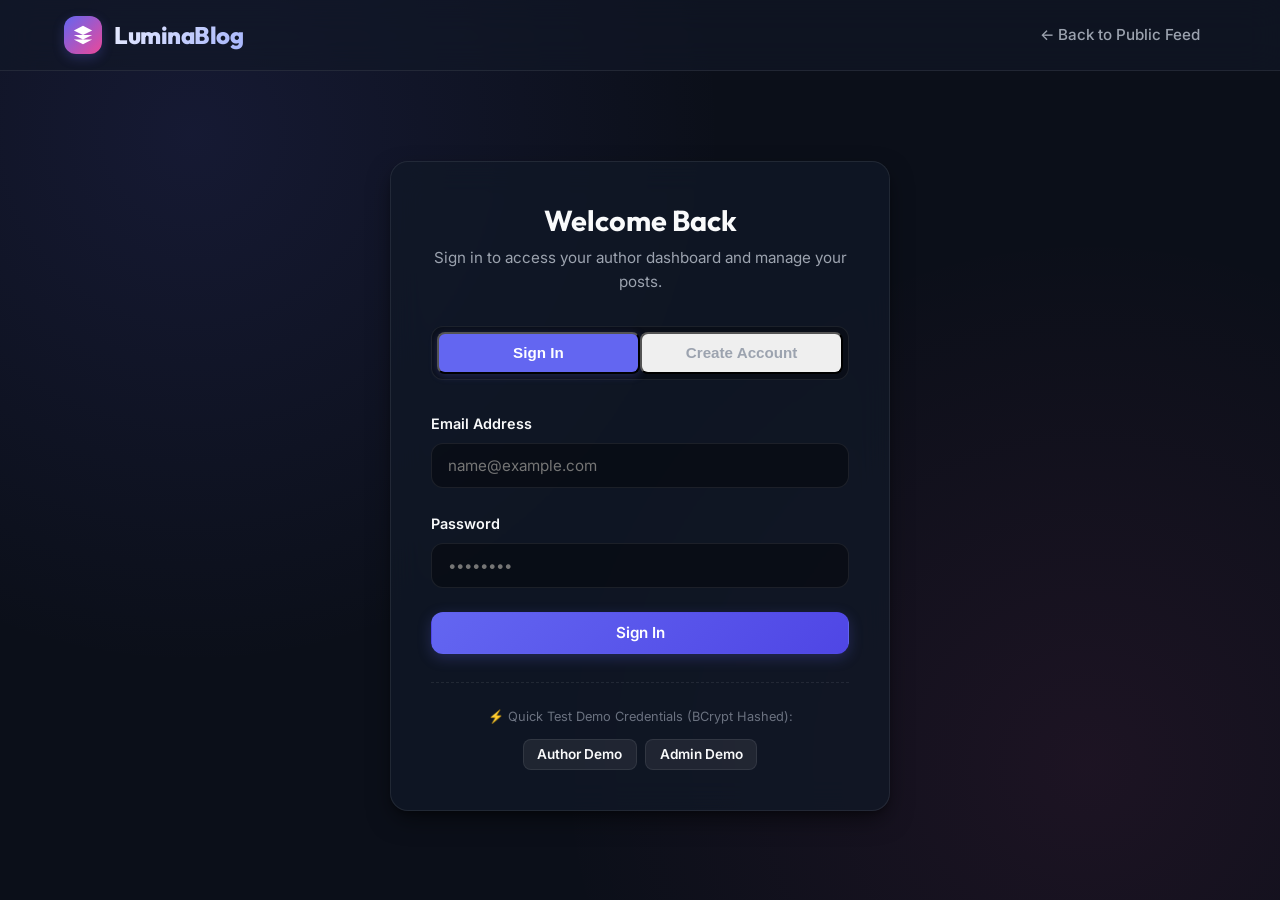
<file: src/main/resources/static/auth.html>
<!DOCTYPE html>
<html lang="en">
<head>
    <meta charset="UTF-8">
    <meta name="viewport" content="width=device-width, initial-scale=1.0">
    <title>Authentication - Lumina Blog</title>
    <meta name="description" content="Secure registration and login with Spring Security, BCrypt password hashing, and JWT authorization.">
    <link rel="stylesheet" href="css/style.css">
    <link rel="icon" href="data:image/svg+xml,<svg xmlns=%22http://www.w3.org/2000/svg%22 viewBox=%220 0 100 100%22><text y=%22.9em%22 font-size=%2290%22>✨</text></svg>">
</head>
<body>

    <!-- Navigation Bar -->
    <header class="navbar">
        <div class="container nav-container">
            <a href="index.html" class="brand" id="auth-nav-logo">
                <div class="brand-icon">
                    <svg viewBox="0 0 24 24"><path d="M12 2L2 7l10 5 10-5-10-5zM2 17l10 5 10-5M2 12l10 5 10-5"/></svg>
                </div>
                <span>Lumina<span style="color: var(--primary);">Blog</span></span>
            </a>

            <nav>
                <a href="index.html" class="nav-link">← Back to Public Feed</a>
            </nav>
        </div>
    </header>

    <!-- Main Auth Card -->
    <main class="container" style="flex: 1; display: flex; align-items: center; justify-content: center; padding: 2rem 1.5rem;">
        <div class="form-card" style="width: 100%; margin: 0 auto;">
            <!-- Header -->
            <div style="text-align: center; margin-bottom: 2rem;">
                <h1 id="auth-title" style="font-size: 1.8rem; margin-bottom: 0.5rem;">Welcome Back</h1>
                <p id="auth-subtitle" style="color: var(--text-secondary); font-size: 0.95rem;">
                    Sign in to access your author dashboard and manage your posts.
                </p>
            </div>

            <!-- Tab Switcher -->
            <div class="auth-tabs" role="tablist">
                <button type="button" class="auth-tab active" id="tab-login" role="tab">Sign In</button>
                <button type="button" class="auth-tab" id="tab-register" role="tab">Create Account</button>
            </div>

            <!-- Login Form (POST /api/auth/login) -->
            <form id="form-login">
                <div class="form-group">
                    <label for="login-email" class="form-label">Email Address</label>
                    <input type="email" id="login-email" class="form-control" placeholder="name@example.com" required autocomplete="email">
                </div>

                <div class="form-group">
                    <label for="login-password" class="form-label">Password</label>
                    <input type="password" id="login-password" class="form-control" placeholder="••••••••" required autocomplete="current-password">
                </div>

                <div class="form-group">
                    <button type="submit" id="btn-login-submit" class="btn btn-primary btn-block">Sign In</button>
                </div>

                <!-- Quick Evaluation Demo Buttons -->
                <div style="margin-top: 1.75rem; padding-top: 1.5rem; border-top: 1px dashed var(--border); text-align: center;">
                    <p style="font-size: 0.8rem; color: var(--text-muted); margin-bottom: 0.75rem;">
                        ⚡ Quick Test Demo Credentials (BCrypt Hashed):
                    </p>
                    <div style="display: flex; gap: 0.5rem; justify-content: center;">
                        <button type="button" onclick="fillDemo('author')" class="btn btn-secondary btn-sm" id="btn-demo-author">
                            Author Demo
                        </button>
                        <button type="button" onclick="fillDemo('admin')" class="btn btn-secondary btn-sm" id="btn-demo-admin">
                            Admin Demo
                        </button>
                    </div>
                </div>
            </form>

            <!-- Register Form (POST /api/auth/register) -->
            <form id="form-register" style="display: none;">
                <div class="form-group">
                    <label for="register-name" class="form-label">Full Name</label>
                    <input type="text" id="register-name" class="form-control" placeholder="e.g. Apurv Pandey" required autocomplete="name">
                </div>

                <div class="form-group">
                    <label for="register-email" class="form-label">Email Address</label>
                    <input type="email" id="register-email" class="form-control" placeholder="e.g. apurv@example.com" required autocomplete="email">
                    <div class="form-help">Must be a unique, valid email address.</div>
                </div>

                <div class="form-group">
                    <label for="register-password" class="form-label">Password</label>
                    <input type="password" id="register-password" class="form-control" placeholder="At least 6 characters" required autocomplete="new-password">
                    <div class="form-help">Never stored as plain text. Hashed with BCryptPasswordEncoder.</div>
                </div>

                <div class="form-group">
                    <button type="submit" id="btn-register-submit" class="btn btn-primary btn-block">Create Account</button>
                </div>
            </form>
        </div>
    </main>

    <!-- Toast Notification Container -->
    <div id="toast-container"></div>

    <!-- Scripts -->
    <script src="js/api.js"></script>
    <script src="js/auth.js"></script>
</body>
</html>
</file>
<file: src/main/resources/static/css/style.css>
/* ==============================================================================
   Lumina Blog - Premium Design System (Vanilla CSS3)
   ============================================================================== */

@import url('https://fonts.googleapis.com/css2?family=Inter:wght@300;400;500;600;700&family=Outfit:wght@400;500;600;700;800&display=swap');

:root {
    --bg-main: #0b0f19;
    --bg-surface: #111827;
    --bg-card: rgba(17, 24, 39, 0.75);
    --bg-card-hover: rgba(31, 41, 55, 0.85);
    --bg-glass: rgba(17, 24, 39, 0.65);

    --primary: #6366f1;
    --primary-hover: #4f46e5;
    --primary-glow: rgba(99, 102, 241, 0.25);
    --secondary: #ec4899;
    --accent: #06b6d4;

    --text-primary: #f9fafb;
    --text-secondary: #9ca3af;
    --text-muted: #6b7280;

    --border: rgba(255, 255, 255, 0.08);
    --border-glow: rgba(99, 102, 241, 0.4);

    --success: #10b981;
    --warning: #f59e0b;
    --danger: #ef4444;

    --radius-sm: 8px;
    --radius-md: 12px;
    --radius-lg: 18px;
    --radius-full: 9999px;

    --shadow-sm: 0 1px 2px 0 rgba(0, 0, 0, 0.05);
    --shadow-md: 0 4px 6px -1px rgba(0, 0, 0, 0.3), 0 2px 4px -1px rgba(0, 0, 0, 0.2);
    --shadow-lg: 0 10px 25px -3px rgba(0, 0, 0, 0.5), 0 4px 6px -2px rgba(0, 0, 0, 0.3);
    --shadow-glow: 0 0 25px rgba(99, 102, 241, 0.25);

    --transition: all 0.25s cubic-bezier(0.4, 0, 0.2, 1);
    --font-heading: 'Outfit', -apple-system, BlinkMacSystemFont, sans-serif;
    --font-body: 'Inter', -apple-system, BlinkMacSystemFont, sans-serif;
}

/* Reset & Global */
*, *::before, *::after {
    box-sizing: border-box;
    margin: 0;
    padding: 0;
}

body {
    background-color: var(--bg-main);
    color: var(--text-primary);
    font-family: var(--font-body);
    line-height: 1.6;
    min-height: 100vh;
    display: flex;
    flex-direction: column;
    overflow-x: hidden;
    background-image: 
        radial-gradient(circle at 15% 15%, rgba(99, 102, 241, 0.12) 0%, transparent 40%),
        radial-gradient(circle at 85% 85%, rgba(236, 72, 153, 0.08) 0%, transparent 40%);
    background-attachment: fixed;
}

/* Typography */
h1, h2, h3, h4, h5, h6 {
    font-family: var(--font-heading);
    color: var(--text-primary);
    font-weight: 700;
    line-height: 1.25;
}

a {
    color: inherit;
    text-decoration: none;
    transition: var(--transition);
}

/* Container */
.container {
    width: 100%;
    max-width: 1200px;
    margin: 0 auto;
    padding: 0 1.5rem;
}

/* Navbar */
.navbar {
    position: sticky;
    top: 0;
    z-index: 100;
    background: var(--bg-glass);
    backdrop-filter: blur(16px);
    -webkit-backdrop-filter: blur(16px);
    border-bottom: 1px solid var(--border);
    padding: 1rem 0;
    transition: var(--transition);
}

.nav-container {
    display: flex;
    justify-content: space-between;
    align-items: center;
}

.brand {
    display: flex;
    align-items: center;
    gap: 0.75rem;
    font-family: var(--font-heading);
    font-size: 1.5rem;
    font-weight: 800;
    letter-spacing: -0.5px;
    background: linear-gradient(135deg, #ffffff 0%, #a5b4fc 100%);
    -webkit-background-clip: text;
    -webkit-text-fill-color: transparent;
}

.brand-icon {
    width: 38px;
    height: 38px;
    background: linear-gradient(135deg, var(--primary) 0%, var(--secondary) 100%);
    border-radius: var(--radius-md);
    display: flex;
    align-items: center;
    justify-content: center;
    color: #fff;
    box-shadow: 0 4px 12px var(--primary-glow);
}

.brand-icon svg {
    width: 22px;
    height: 22px;
    fill: currentColor;
}

.nav-links {
    display: flex;
    align-items: center;
    gap: 1rem;
    list-style: none;
}

.nav-link {
    color: var(--text-secondary);
    font-weight: 500;
    font-size: 0.95rem;
    padding: 0.5rem 1rem;
    border-radius: var(--radius-sm);
    transition: var(--transition);
}

.nav-link:hover {
    color: var(--text-primary);
    background: rgba(255, 255, 255, 0.05);
}

.nav-user {
    display: flex;
    align-items: center;
    gap: 0.75rem;
}

.user-avatar {
    width: 36px;
    height: 36px;
    border-radius: 50%;
    background: linear-gradient(135deg, #4f46e5, #9333ea);
    display: flex;
    align-items: center;
    justify-content: center;
    font-weight: 700;
    font-size: 0.9rem;
    color: #fff;
    border: 2px solid rgba(255, 255, 255, 0.15);
}

/* Buttons */
.btn {
    display: inline-flex;
    align-items: center;
    justify-content: center;
    gap: 0.5rem;
    padding: 0.65rem 1.25rem;
    border-radius: var(--radius-md);
    font-weight: 600;
    font-size: 0.95rem;
    cursor: pointer;
    border: 1px solid transparent;
    transition: var(--transition);
    font-family: var(--font-body);
    text-align: center;
}

.btn-primary {
    background: linear-gradient(135deg, var(--primary) 0%, var(--primary-hover) 100%);
    color: #ffffff;
    box-shadow: 0 4px 14px var(--primary-glow);
}

.btn-primary:hover {
    transform: translateY(-2px);
    box-shadow: 0 6px 20px rgba(99, 102, 241, 0.4);
}

.btn-secondary {
    background: rgba(255, 255, 255, 0.07);
    color: var(--text-primary);
    border-color: var(--border);
}

.btn-secondary:hover {
    background: rgba(255, 255, 255, 0.12);
    border-color: rgba(255, 255, 255, 0.2);
}

.btn-danger {
    background: rgba(239, 68, 68, 0.15);
    color: #fca5a5;
    border-color: rgba(239, 68, 68, 0.3);
}

.btn-danger:hover {
    background: var(--danger);
    color: #ffffff;
}

.btn-sm {
    padding: 0.4rem 0.85rem;
    font-size: 0.85rem;
    border-radius: var(--radius-sm);
}

.btn-block {
    width: 100%;
}

/* Hero Section */
.hero {
    padding: 4.5rem 0 3rem;
    text-align: center;
    position: relative;
}

.hero-badge {
    display: inline-flex;
    align-items: center;
    gap: 0.5rem;
    padding: 0.35rem 1rem;
    background: rgba(99, 102, 241, 0.15);
    border: 1px solid rgba(99, 102, 241, 0.3);
    border-radius: var(--radius-full);
    color: #a5b4fc;
    font-size: 0.85rem;
    font-weight: 600;
    margin-bottom: 1.5rem;
}

.hero-title {
    font-size: clamp(2.2rem, 5vw, 3.8rem);
    margin-bottom: 1.25rem;
    letter-spacing: -1px;
}

.hero-title span {
    background: linear-gradient(135deg, #a5b4fc 0%, #ec4899 50%, #38bdf8 100%);
    -webkit-background-clip: text;
    -webkit-text-fill-color: transparent;
}

.hero-subtitle {
    font-size: clamp(1rem, 2vw, 1.2rem);
    color: var(--text-secondary);
    max-width: 680px;
    margin: 0 auto 2.5rem;
}

/* Search & Filter Bar */
.filter-bar {
    display: flex;
    flex-wrap: wrap;
    gap: 1rem;
    justify-content: space-between;
    align-items: center;
    background: var(--bg-card);
    backdrop-filter: blur(12px);
    border: 1px solid var(--border);
    padding: 1rem 1.25rem;
    border-radius: var(--radius-lg);
    margin-bottom: 2.5rem;
    box-shadow: var(--shadow-md);
}

.search-box {
    position: relative;
    flex: 1;
    min-width: 260px;
}

.search-input {
    width: 100%;
    padding: 0.75rem 1rem 0.75rem 2.8rem;
    background: rgba(0, 0, 0, 0.3);
    border: 1px solid var(--border);
    border-radius: var(--radius-md);
    color: var(--text-primary);
    font-size: 0.95rem;
    font-family: var(--font-body);
    transition: var(--transition);
}

.search-input:focus {
    outline: none;
    border-color: var(--primary);
    box-shadow: 0 0 0 3px var(--primary-glow);
}

.search-icon {
    position: absolute;
    left: 1rem;
    top: 50%;
    transform: translateY(-50%);
    color: var(--text-muted);
    pointer-events: none;
    width: 18px;
    height: 18px;
}

.categories-pills {
    display: flex;
    flex-wrap: wrap;
    gap: 0.5rem;
}

.pill {
    padding: 0.45rem 1rem;
    border-radius: var(--radius-full);
    font-size: 0.85rem;
    font-weight: 500;
    color: var(--text-secondary);
    background: rgba(255, 255, 255, 0.04);
    border: 1px solid var(--border);
    cursor: pointer;
    transition: var(--transition);
}

.pill:hover {
    background: rgba(255, 255, 255, 0.1);
    color: var(--text-primary);
}

.pill.active {
    background: var(--primary);
    color: #ffffff;
    border-color: var(--primary);
    box-shadow: 0 2px 10px var(--primary-glow);
}

/* Blog Cards Grid */
.posts-grid {
    display: grid;
    grid-template-columns: repeat(auto-fill, minmax(340px, 1fr));
    gap: 2rem;
    margin-bottom: 4rem;
}

.post-card {
    background: var(--bg-card);
    backdrop-filter: blur(12px);
    border: 1px solid var(--border);
    border-radius: var(--radius-lg);
    overflow: hidden;
    display: flex;
    flex-direction: column;
    transition: var(--transition);
    box-shadow: var(--shadow-md);
    position: relative;
}

.post-card:hover {
    transform: translateY(-6px);
    border-color: var(--border-glow);
    box-shadow: var(--shadow-glow), var(--shadow-lg);
}

.post-thumb {
    width: 100%;
    height: 200px;
    object-fit: cover;
    background: #1e293b;
    border-bottom: 1px solid var(--border);
    transition: transform 0.5s ease;
}

.post-card:hover .post-thumb {
    transform: scale(1.03);
}

.post-thumb-wrapper {
    overflow: hidden;
    position: relative;
}

.post-badge {
    position: absolute;
    top: 1rem;
    right: 1rem;
    padding: 0.25rem 0.75rem;
    background: rgba(15, 23, 42, 0.85);
    backdrop-filter: blur(8px);
    border: 1px solid rgba(255, 255, 255, 0.15);
    border-radius: var(--radius-full);
    font-size: 0.75rem;
    font-weight: 600;
    color: #a5b4fc;
}

.post-content {
    padding: 1.5rem;
    display: flex;
    flex-direction: column;
    flex: 1;
}

.post-meta {
    display: flex;
    align-items: center;
    gap: 0.75rem;
    font-size: 0.85rem;
    color: var(--text-muted);
    margin-bottom: 0.75rem;
}

.post-title {
    font-size: 1.25rem;
    margin-bottom: 0.75rem;
    color: var(--text-primary);
    line-height: 1.4;
}

.post-excerpt {
    font-size: 0.95rem;
    color: var(--text-secondary);
    line-height: 1.6;
    margin-bottom: 1.5rem;
    flex: 1;
}

.post-footer {
    display: flex;
    justify-content: space-between;
    align-items: center;
    border-top: 1px solid var(--border);
    padding-top: 1rem;
    margin-top: auto;
}

.post-author {
    display: flex;
    align-items: center;
    gap: 0.5rem;
    font-size: 0.9rem;
    font-weight: 500;
}

/* Status Badges */
.status-badge {
    display: inline-flex;
    align-items: center;
    gap: 0.35rem;
    padding: 0.25rem 0.65rem;
    border-radius: var(--radius-full);
    font-size: 0.75rem;
    font-weight: 600;
}

.status-published {
    background: rgba(16, 185, 129, 0.15);
    color: #34d399;
    border: 1px solid rgba(16, 185, 129, 0.3);
}

.status-draft {
    background: rgba(245, 158, 11, 0.15);
    color: #fbbf24;
    border: 1px solid rgba(245, 158, 11, 0.3);
}

/* Form Styles */
.form-card {
    background: var(--bg-card);
    backdrop-filter: blur(16px);
    border: 1px solid var(--border);
    border-radius: var(--radius-lg);
    padding: 2.5rem;
    box-shadow: var(--shadow-lg);
    max-width: 500px;
    margin: 3rem auto;
}

.form-group {
    margin-bottom: 1.5rem;
}

.form-label {
    display: block;
    margin-bottom: 0.5rem;
    font-size: 0.9rem;
    font-weight: 600;
    color: var(--text-primary);
}

.form-control {
    width: 100%;
    padding: 0.75rem 1rem;
    background: rgba(0, 0, 0, 0.35);
    border: 1px solid var(--border);
    border-radius: var(--radius-md);
    color: var(--text-primary);
    font-family: var(--font-body);
    font-size: 0.95rem;
    transition: var(--transition);
}

.form-control:focus {
    outline: none;
    border-color: var(--primary);
    box-shadow: 0 0 0 3px var(--primary-glow);
}

textarea.form-control {
    min-height: 120px;
    resize: vertical;
}

.form-help {
    font-size: 0.8rem;
    color: var(--text-muted);
    margin-top: 0.35rem;
}

/* Auth Tabs */
.auth-tabs {
    display: flex;
    background: rgba(0, 0, 0, 0.3);
    border-radius: var(--radius-md);
    padding: 0.3rem;
    margin-bottom: 2rem;
    border: 1px solid var(--border);
}

.auth-tab {
    flex: 1;
    text-align: center;
    padding: 0.65rem;
    font-weight: 600;
    font-size: 0.95rem;
    color: var(--text-secondary);
    border-radius: var(--radius-sm);
    cursor: pointer;
    transition: var(--transition);
}

.auth-tab.active {
    background: var(--primary);
    color: #ffffff;
    box-shadow: 0 2px 8px var(--primary-glow);
}

/* Modal */
.modal-overlay {
    position: fixed;
    inset: 0;
    background: rgba(0, 0, 0, 0.8);
    backdrop-filter: blur(8px);
    display: flex;
    align-items: center;
    justify-content: center;
    z-index: 1000;
    opacity: 0;
    pointer-events: none;
    transition: var(--transition);
    padding: 1.5rem;
}

.modal-overlay.active {
    opacity: 1;
    pointer-events: all;
}

.modal-card {
    background: var(--bg-surface);
    border: 1px solid var(--border-glow);
    border-radius: var(--radius-lg);
    width: 100%;
    max-width: 800px;
    max-height: 90vh;
    overflow-y: auto;
    box-shadow: var(--shadow-lg), var(--shadow-glow);
    transform: scale(0.95);
    transition: var(--transition);
    position: relative;
    padding: 2.5rem;
}

.modal-overlay.active .modal-card {
    transform: scale(1);
}

.modal-close {
    position: absolute;
    top: 1.25rem;
    right: 1.25rem;
    background: rgba(255, 255, 255, 0.08);
    border: 1px solid var(--border);
    color: var(--text-secondary);
    width: 36px;
    height: 36px;
    border-radius: 50%;
    cursor: pointer;
    display: flex;
    align-items: center;
    justify-content: center;
    transition: var(--transition);
}

.modal-close:hover {
    background: rgba(255, 255, 255, 0.2);
    color: #ffffff;
}

/* Stats Counter */
.stats-grid {
    display: grid;
    grid-template-columns: repeat(auto-fit, minmax(200px, 1fr));
    gap: 1.5rem;
    margin-bottom: 2.5rem;
}

.stat-card {
    background: var(--bg-card);
    backdrop-filter: blur(12px);
    border: 1px solid var(--border);
    border-radius: var(--radius-lg);
    padding: 1.5rem;
    box-shadow: var(--shadow-md);
}

.stat-number {
    font-family: var(--font-heading);
    font-size: 2.4rem;
    font-weight: 800;
    color: var(--text-primary);
    margin-top: 0.5rem;
}

/* Toast Notifications */
#toast-container {
    position: fixed;
    bottom: 2rem;
    right: 2rem;
    z-index: 2000;
    display: flex;
    flex-direction: column;
    gap: 0.75rem;
    max-width: 400px;
}

.toast {
    background: var(--bg-surface);
    border: 1px solid var(--border);
    border-radius: var(--radius-md);
    padding: 1rem 1.25rem;
    color: var(--text-primary);
    box-shadow: var(--shadow-lg);
    display: flex;
    align-items: center;
    gap: 0.75rem;
    animation: toastSlideIn 0.3s cubic-bezier(0.4, 0, 0.2, 1) forwards;
    border-left: 4px solid var(--primary);
}

.toast.success { border-left-color: var(--success); }
.toast.error { border-left-color: var(--danger); }
.toast.warning { border-left-color: var(--warning); }

@keyframes toastSlideIn {
    from {
        transform: translateX(100%);
        opacity: 0;
    }
    to {
        transform: translateX(0);
        opacity: 1;
    }
}

/* Footer */
.footer {
    margin-top: auto;
    border-top: 1px solid var(--border);
    padding: 2.5rem 0;
    background: rgba(11, 15, 25, 0.8);
    backdrop-filter: blur(12px);
    text-align: center;
    color: var(--text-muted);
    font-size: 0.9rem;
}

/* Responsive */
@media (max-width: 768px) {
    .posts-grid {
        grid-template-columns: 1fr;
    }
    .filter-bar {
        flex-direction: column;
        align-items: stretch;
    }
    .modal-card {
        padding: 1.5rem;
    }
    .hero {
        padding: 3rem 0 2rem;
    }
}
</file>
